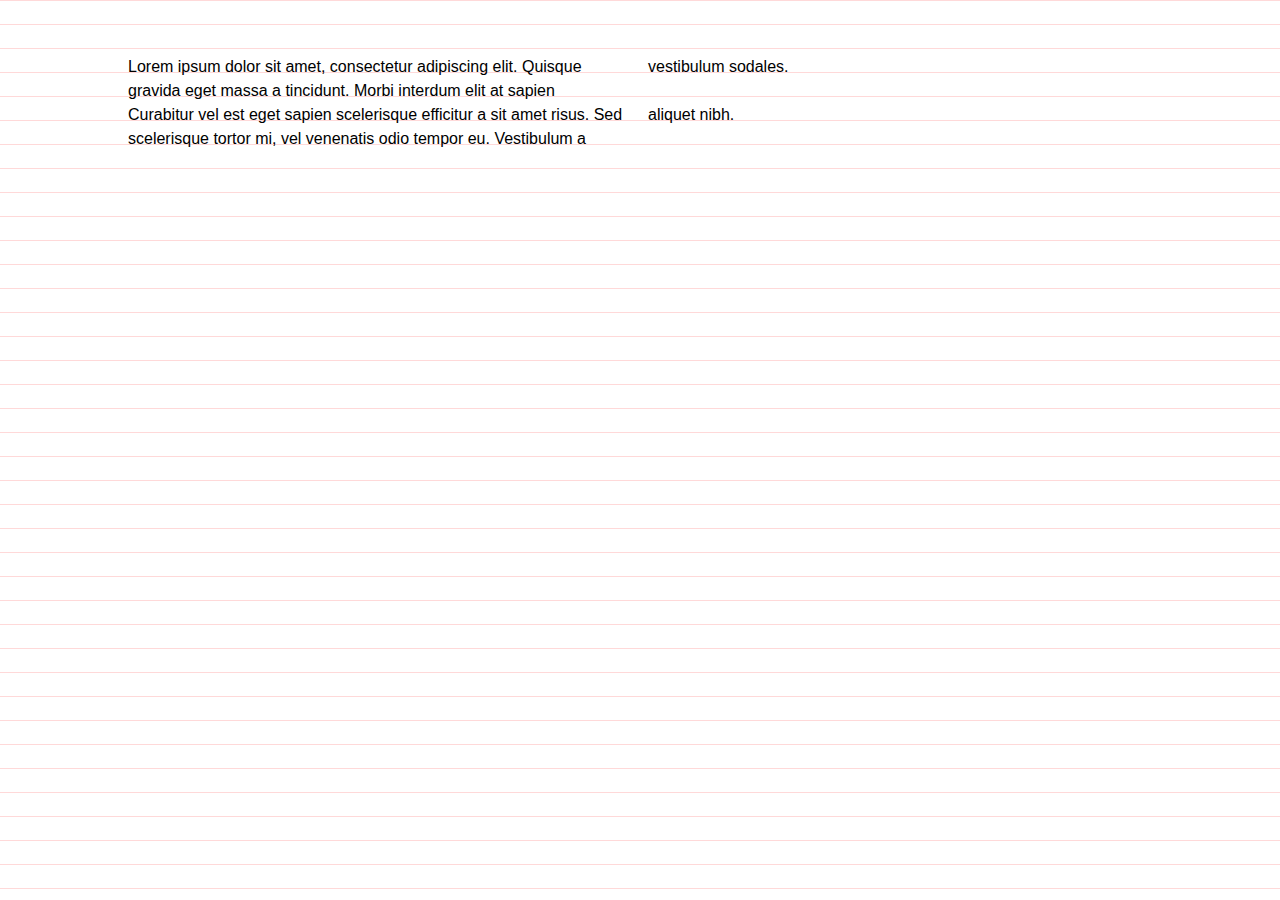
<file: testovacek.html>
<!doctype html>
<html>
<head>
	<meta charset="UTF-8">
	<title>Dokument bez názvu</title>
	<link href="https://fonts.googleapis.com/css2?family=Mukta:wght@200;500;800&display=swap" rel="stylesheet">
	<link href="css/grid.css" rel="stylesheet" type="text/css">
	<link href="css/typography_2.css" rel="stylesheet" type="text/css">
</head>

<body>
	<div class="wrapper">
		<article>
			<p class="rhythm-m">Lorem ipsum dolor sit amet, consectetur adipiscing elit. Quisque gravida eget massa a tincidunt. Morbi interdum elit at sapien vestibulum sodales.</p>
			<p class="rhythm-m">Curabitur vel est eget sapien scelerisque efficitur a sit amet risus. Sed scelerisque tortor mi, vel venenatis odio tempor eu. Vestibulum a aliquet nibh.</p>
		</article>
	</div>
</body>
</html>
</file>
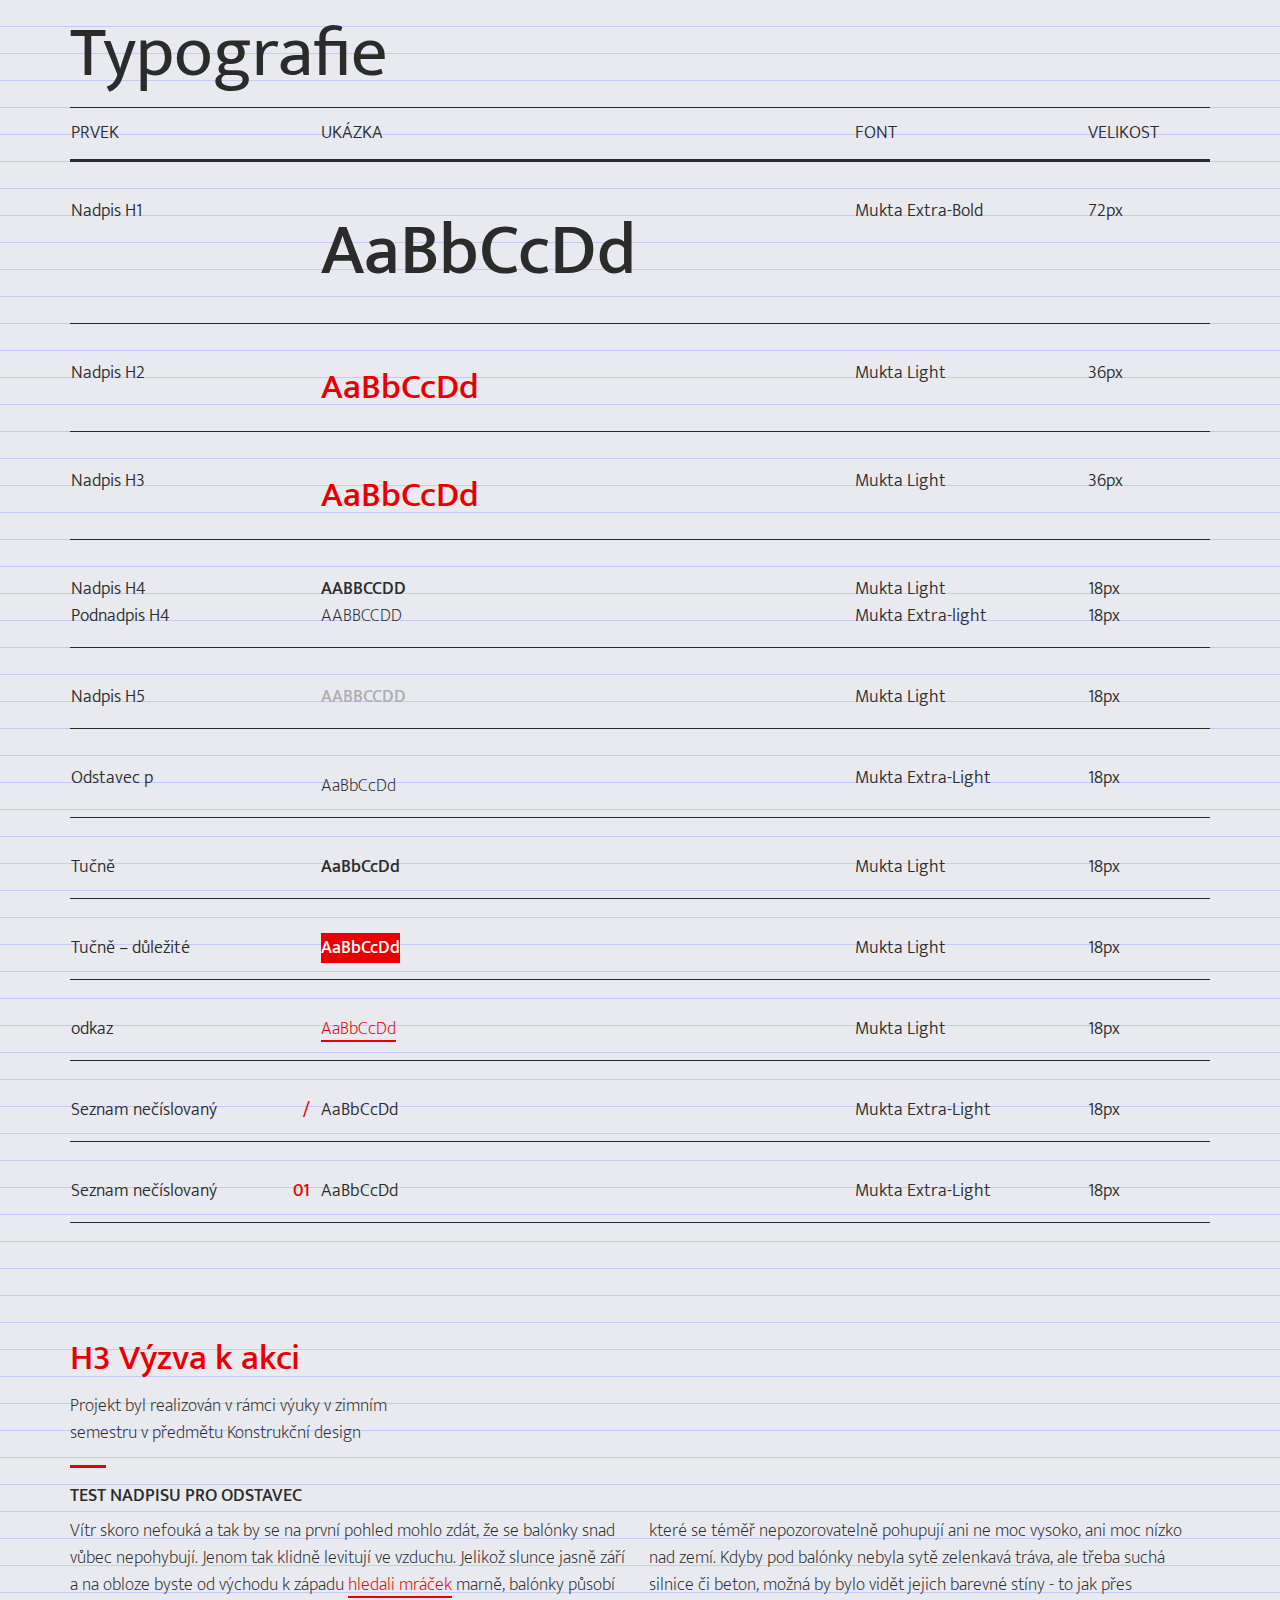
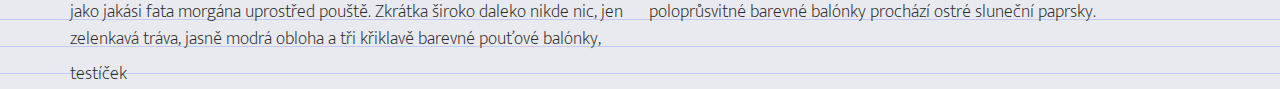
<file: typography.html>
<!doctype html>
<html>
<head>
	<meta charset="UTF-8">
	<title>Dokument bez názvu</title>
	<link href="https://fonts.googleapis.com/css2?family=Mukta:wght@200;500;800&display=swap" rel="stylesheet">
	<link href="css/grid.css" rel="stylesheet" type="text/css">
	<link href="css/typography.css" rel="stylesheet" type="text/css">
</head>

<body>
	<div class="wrapper">
		<h1>Typografie</h1>
		<table class="table-linear">
			<thead>
				<tr>
					<th>Prvek</th>
					<th>Ukázka</th>
					<th>Font</th>
					<th>Velikost</th>
				</tr>
			</thead>
			<tr>
				<td>Nadpis H1</td>
				<td><h1>AaBbCcDd</h1></td>
				<td>Mukta Extra-Bold</td>
				<td>72px</td>
			</tr>
			<tr>
				<td>Nadpis H2</td>
				<td><h2>AaBbCcDd</h2></td>
				<td>Mukta Light</td>
				<td>36px</td>
		  	</tr>
			<tr>
				<td>Nadpis H3</td>
				<td><h3>AaBbCcDd</h3></td>
				<td>Mukta Light</td>
				<td >36px</td>
		  	</tr>
			<tr>
				<td>
					Nadpis H4<br/>
					Podnadpis H4
				</td>
				<td>
					<h4>
						AaBbCcDd<br/>
						<span class="subheading">AaBbCcDd</span>
					</h4>
				</td>
				<td>
					Mukta Light<br/>
					Mukta Extra-light
				</td>
				<td>
					18px<br/>
					18px 
				</td>
		  	</tr>
			<tr>
				<td>Nadpis H5</td>
				<td>
					<h5>
						AaBbCcDd
					</h5>
				</td>
				<td>Mukta Light</td>
				<td>18px</td>
		  	</tr>
			<tr>
				<td>Odstavec p</td>
				<td><p>AaBbCcDd</p></td>
				<td>Mukta Extra-Light</td>
				<td>18px</td>
		  	</tr>
			<tr>
				<td>Tučně</td>
				<td>
					<b>
						AaBbCcDd<br/>
					</b>
				</td>
				<td>Mukta Light</td>
				<td>18px</td>
		  	</tr>
			<tr>
				<td>Tučně – důležité</td>
				<td>
					<strong>
						AaBbCcDd
					</strong>
				</td>
				<td>Mukta Light</td>
				<td>18px</td>
		  	</tr>
			<tr>
				<td>odkaz</td>
				<td>
					<a href="#">
						AaBbCcDd
					</a>
				</td>
				<td>Mukta Light</td>
				<td>18px</td>
		  	</tr>
			<tr>
				<td>Seznam nečíslovaný</td>
				<td>
					<ul>
						<li>AaBbCcDd</li>
					</ul>
				</td>
				<td>Mukta Extra-Light</td>
				<td>18px</td>
		  	</tr>
			<tr>
				<td>Seznam nečíslovaný</td>
				<td>
					<ol>
						<li>AaBbCcDd</li>
					</ol>
				</td>
				<td>Mukta Extra-Light</td>
				<td>18px</td>
		  	</tr>
		</table>
		<h3 class="">H3 Výzva k akci</h3>
		<p class="sub_h3">
			Projekt byl realizován v rámci výuky v zimním semestru v předmětu Konstrukční design
		</p>
		<h4>Test Nadpisu pro odstavec</h4>
		<p class="text-col-2">
			Vítr skoro nefouká a&nbsptak by se na první pohled mohlo zdát, že se balónky snad vůbec nepohybují. Jenom tak klidně levitují ve vzduchu. Jelikož slunce jasně září a&nbspna obloze byste od východu k západu <a href="#">hledali mráček</a> marně, balónky působí jako jakási fata morgána uprostřed pouště. Zkrátka široko daleko nikde nic, jen zelenkavá tráva, jasně modrá obloha a&nbsptři křiklavě barevné pouťové balónky, které se téměř nepozorovatelně pohupují ani ne moc vysoko, ani moc nízko nad zemí. Kdyby pod balónky nebyla sytě zelenkavá tráva, ale třeba suchá silnice či beton, možná by bylo vidět jejich barevné stíny - to jak přes poloprůsvitné barevné balónky prochází ostré sluneční paprsky.
		</p>
		<p>testíček</p>
	</div>
</body>
</html>
</file>
<file: css/grid.css>
/* Scss Document */
*, *:before, *:after {
  box-sizing: inherit; }

body, h1, h2, h3, h4, h5, h6, p, ol, ul, a {
  margin: 0;
  padding: 0;
  font-weight: normal;
  line-height: 1.5; }

ol, ul {
  list-style: none; }

img {
  max-width: 100%;
  height: auto; }

.wrapper {
  margin: 0 auto; }

.wrapper {
  max-width: 1140px; }

/* tables */
/* text */
.text-col-1 {
  column-count: 1; }

.text-col-2 {
  column-count: 2; }

.text-col-3 {
  column-count: 3; }
</file>
<file: css/typography_2.css>
/*
 * Config
*/
/*
 * Solution 1
*/
.rhythm-s {
  font-size: 13px;
  position: relative;
  top: 7px; }

.rhythm-m {
  font-size: 16px;
  position: relative;
  top: 7px;
  column-count: 2; }

/*
 * Meta
*/
html {
  background: linear-gradient(rgba(255, 0, 0, 0.15), rgba(255, 0, 0, 0.15) 1px, transparent 1px);
  background-size: 1px 24px; }

body {
  max-width: 1024px;
  margin: 0 auto;
  padding: 48px 24px;
  font-family: system, -apple-system, ".SFNSText-Regular", "San Francisco", "Roboto", "Segoe UI", "Helvetica Neue", "Lucida Grande", sans-serif;
  line-height: 24px; }
</file>
<file: css/typography.css>
/* Scss Document */
.text-center {
  text-align: center; }

html {
  font-family: 'Mukta', Gill Sans, Helvetica, sans-serif;
  font-size: 18px;
  line-height: 1.5;
  box-sizing: border-box; }

body {
  background-image: url("../img/lineatura.png");
  background-color: #E9EAEF;
  color: #2B2B2B; }

table h1, h2, h3, h4, h5 {
  display: inline;
  padding: 0;
  margin: 0;
  font-weight: 500; }

h1 {
  font-size: 4rem;
  line-height: 6rem !important;
  margin-bottom: -1px; }

h2, h3 {
  font-size: 2rem;
  line-height: 3rem;
  margin: -8px 0 8px 0;
  color: #E80000; }

h4 {
  font-size: 1rem;
  text-transform: uppercase; }

h5 {
  font-size: 1rem;
  text-transform: uppercase;
  color: #AFAFAF; }

p {
  margin-top: 8px; }

.subheading,
p,
a {
  font-weight: 200; }

.subheading {
  display: block; }

p.sub_h3 {
  position: relative;
  margin-bottom: 2rem;
  max-width: 30%; }

p.sub_h3:after {
  content: "";
  position: absolute;
  height: 3px;
  width: 2rem;
  margin-top: 1rem;
  display: block;
  background-color: #E80000; }

b {
  font-weight: 500; }

strong {
  font-weight: 500;
  background: #E80000;
  color: white; }

a {
  position: relative;
  font-size: 1rem;
  line-height: 1.5rem;
  color: #E80000;
  text-decoration: none; }

a:after {
  content: "";
  display: block;
  position: absolute;
  left: 0;
  bottom: 2px;
  height: 2px;
  width: 100%;
  background: #E80000; }

/* Lists */
ul, ol {
  font-weight: 300; }

ul {
  list-style: none; }

ul li {
  position: relative; }

ul li:before {
  content: "/";
  position: absolute;
  left: -1rem;
  top: 0;
  display: block;
  color: #E80000;
  font-weight: 500; }

ol {
  counter-reset: item;
  list-style: none; }

ol > li {
  position: relative;
  counter-increment: item;
  color: #2B2B2B; }

ol > li:before {
  content: "0" counter(item);
  position: absolute;
  left: -2.6rem;
  width: 2rem;
  text-align: right;
  font-weight: 500;
  color: #E80000; }

ol > li:nth-of-type(n+10)::before {
  content: counter(item);
  color: #E80000; }

/* Tables */
table {
  border-collapse: collapse;
  width: 100%;
  border-top: 1px solid #2B2B2B;
  border-bottom: 1px solid #2B2B2B;
  margin-bottom: 6rem;
  text-align: left; }

thead > tr {
  border-bottom: 3px solid #2B2B2B;
  height: 53px; }

td, th {
  font-weight: 300; }

th {
  text-transform: uppercase; }

td {
  border-bottom: 1px solid #2B2B2B;
  vertical-align: top;
  padding-top: 2rem;
  padding-bottom: 17px; }
</file>
